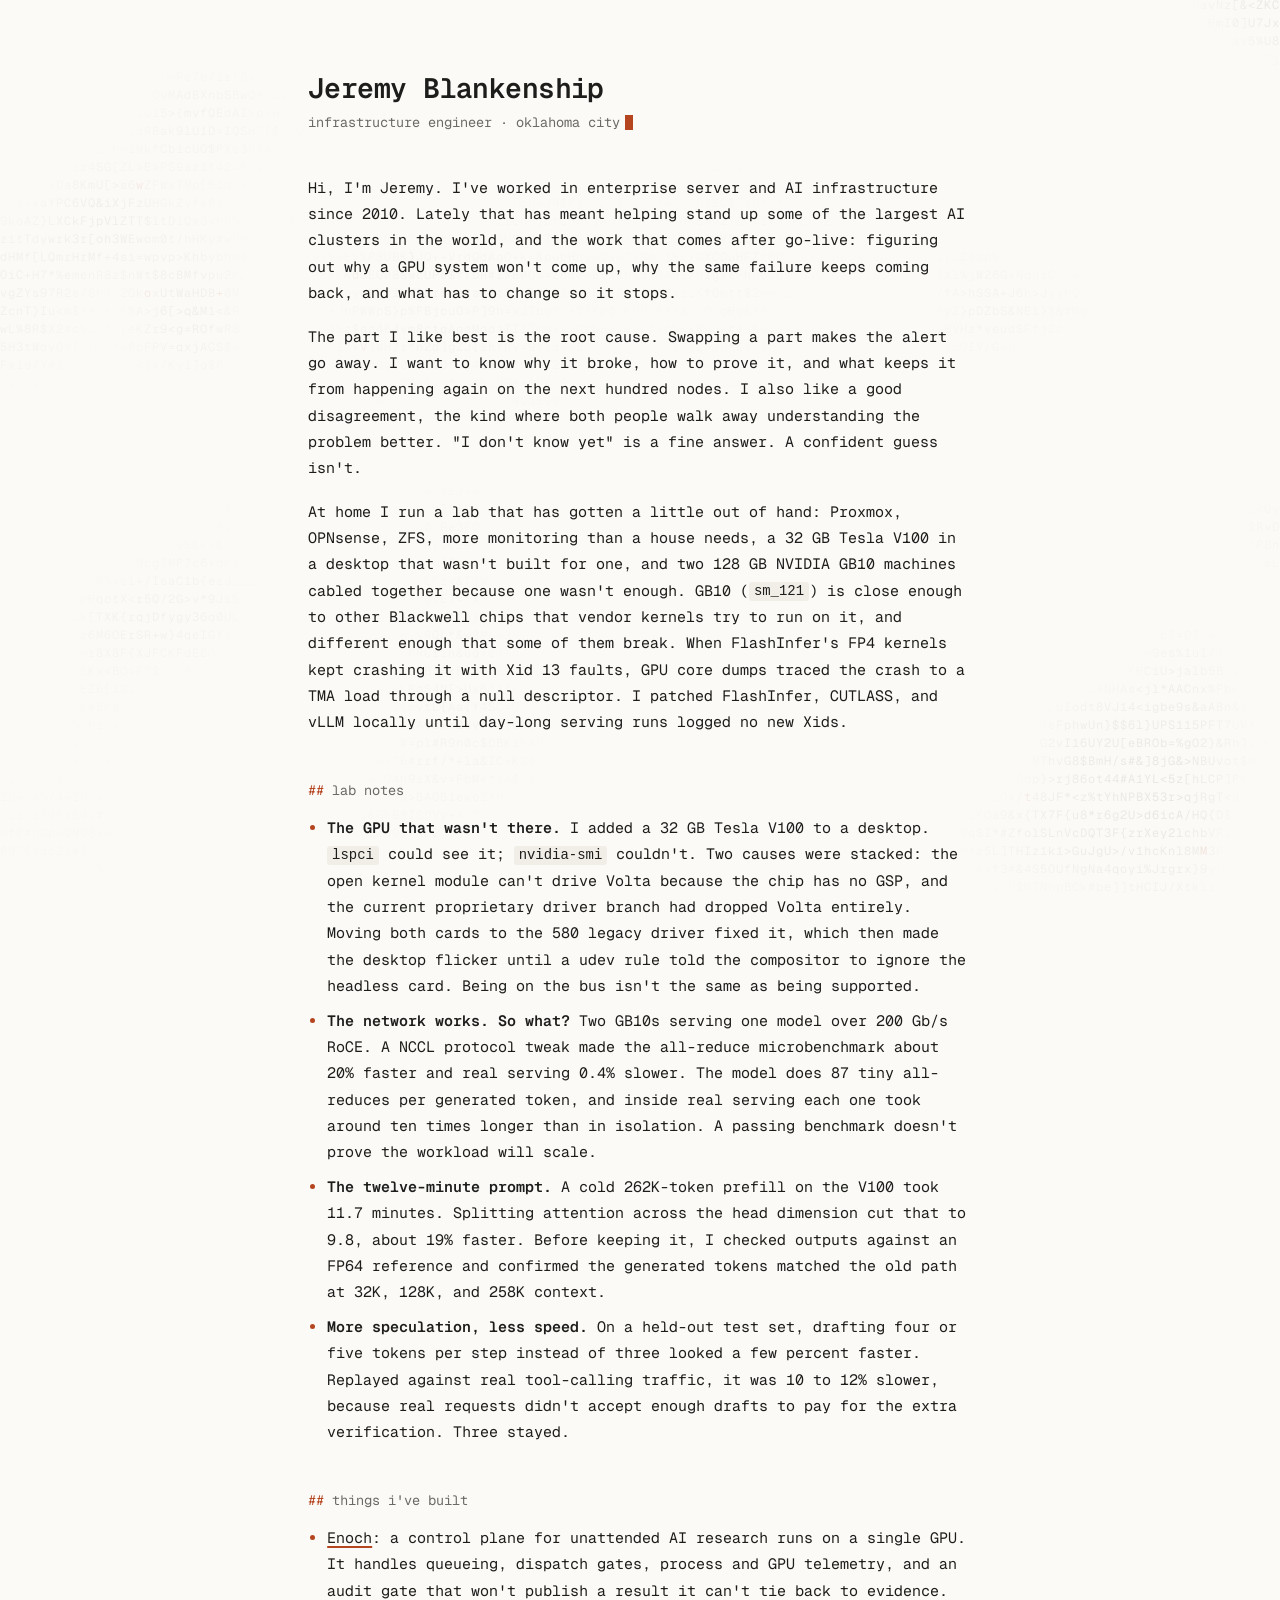
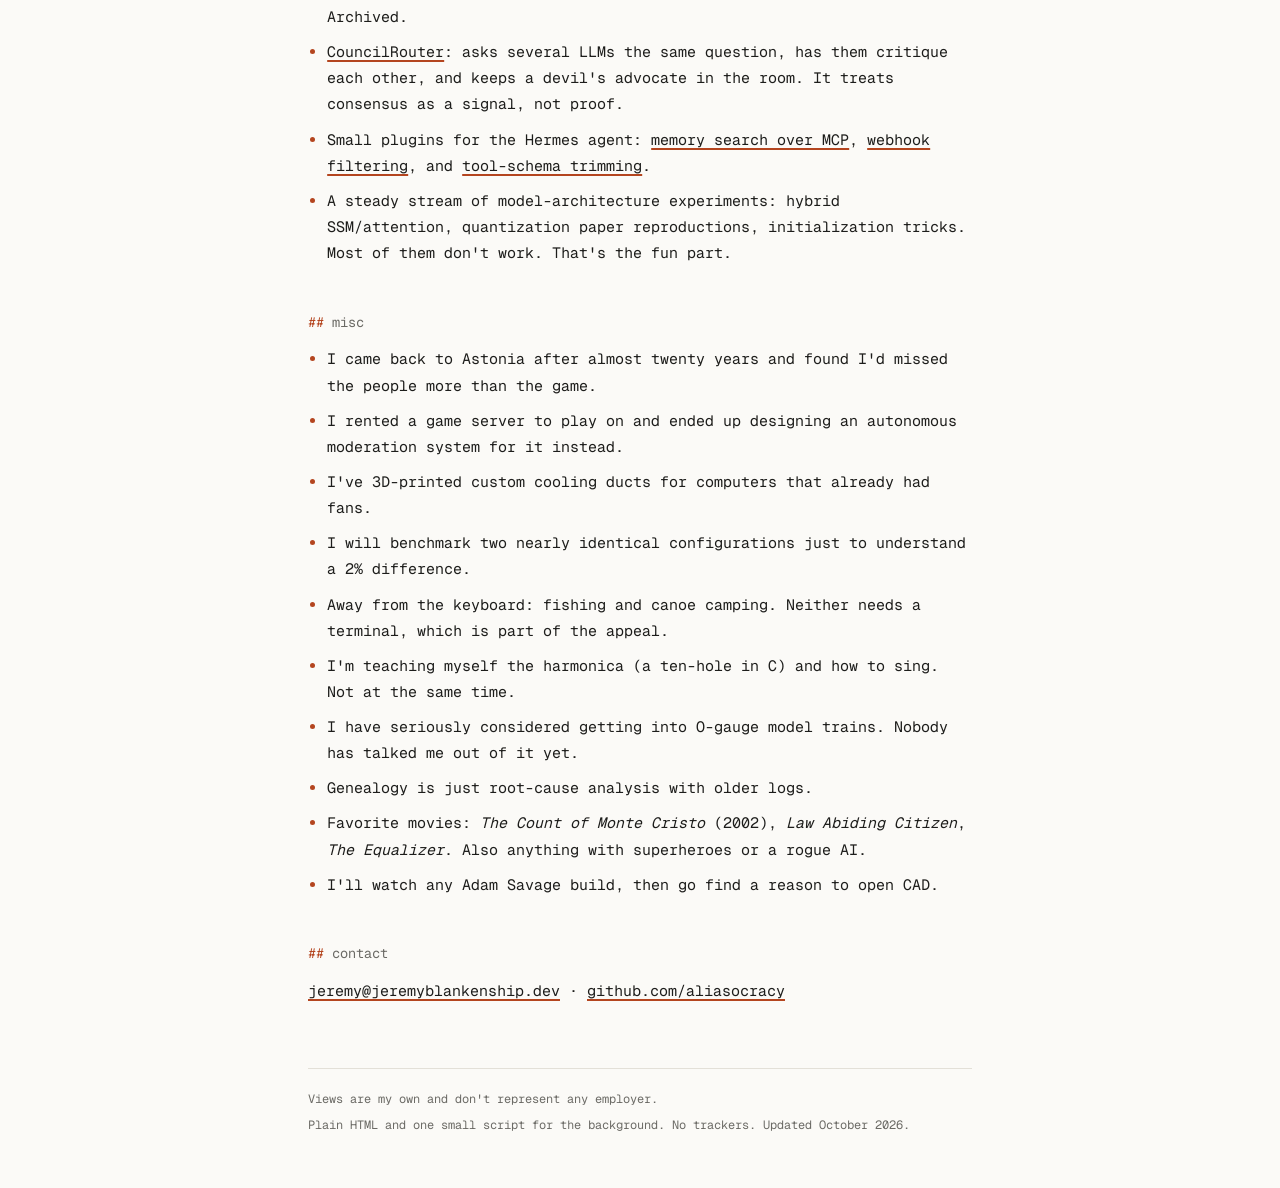
<file: index.html>
<!doctype html>
<html lang="en">
<head>
  <meta charset="utf-8">
  <meta name="viewport" content="width=device-width, initial-scale=1">
  <title>Jeremy Blankenship</title>
  <meta name="description" content="Infrastructure engineer in Oklahoma City. AI datacenters, GPU failure analysis, and a home lab that got out of hand.">
  <link rel="preload" href="/fonts/GeistMono-Variable.woff2" as="font" type="font/woff2" crossorigin>
  <link rel="stylesheet" href="/style.css">
</head>
<body>
<canvas id="field" aria-hidden="true"></canvas>
<main>
  <h1>Jeremy Blankenship</h1>
  <p class="sub">infrastructure engineer · oklahoma city</p>

  <p>Hi, I'm Jeremy. I've worked in enterprise server and AI infrastructure since 2010. Lately that has meant helping stand up some of the largest AI clusters in the world, and the work that comes after go-live: figuring out why a GPU system won't come up, why the same failure keeps coming back, and what has to change so it stops.</p>

  <p>The part I like best is the root cause. Swapping a part makes the alert go away. I want to know why it broke, how to prove it, and what keeps it from happening again on the next hundred nodes. I also like a good disagreement, the kind where both people walk away understanding the problem better. "I don't know yet" is a fine answer. A confident guess isn't.</p>

  <p>At home I run a lab that has gotten a little out of hand: Proxmox, OPNsense, ZFS, more monitoring than a house needs, a 32&nbsp;GB Tesla V100 in a desktop that wasn't built for one, and two 128&nbsp;GB NVIDIA GB10 machines cabled together because one wasn't enough. GB10 (<code>sm_121</code>) is close enough to other Blackwell chips that vendor kernels try to run on it, and different enough that some of them break. When FlashInfer's FP4 kernels kept crashing it with Xid 13 faults, GPU core dumps traced the crash to a TMA load through a null descriptor. I patched FlashInfer, CUTLASS, and vLLM locally until day-long serving runs logged no new Xids.</p>

  <h2>lab notes</h2>
  <ul>
    <li><strong>The GPU that wasn't there.</strong> I added a 32&nbsp;GB Tesla V100 to a desktop. <code>lspci</code> could see it; <code>nvidia-smi</code> couldn't. Two causes were stacked: the open kernel module can't drive Volta because the chip has no GSP, and the current proprietary driver branch had dropped Volta entirely. Moving both cards to the 580 legacy driver fixed it, which then made the desktop flicker until a udev rule told the compositor to ignore the headless card. Being on the bus isn't the same as being supported.</li>
    <li><strong>The network works. So what?</strong> Two GB10s serving one model over 200&nbsp;Gb/s RoCE. A NCCL protocol tweak made the all-reduce microbenchmark about 20% faster and real serving 0.4% slower. The model does 87 tiny all-reduces per generated token, and inside real serving each one took around ten times longer than in isolation. A passing benchmark doesn't prove the workload will scale.</li>
    <li><strong>The twelve-minute prompt.</strong> A cold 262K-token prefill on the V100 took 11.7 minutes. Splitting attention across the head dimension cut that to 9.8, about 19% faster. Before keeping it, I checked outputs against an FP64 reference and confirmed the generated tokens matched the old path at 32K, 128K, and 258K context.</li>
    <li><strong>More speculation, less speed.</strong> On a held-out test set, drafting four or five tokens per step instead of three looked a few percent faster. Replayed against real tool-calling traffic, it was 10 to 12% slower, because real requests didn't accept enough drafts to pay for the extra verification. Three stayed.</li>
  </ul>

  <h2>things i've built</h2>
  <ul>
    <li><a href="https://github.com/aliasocracy/enoch-agentic-research-system">Enoch</a>: a control plane for unattended AI research runs on a single GPU. It handles queueing, dispatch gates, process and GPU telemetry, and an audit gate that won't publish a result it can't tie back to evidence. Archived.</li>
    <li><a href="https://github.com/aliasocracy/CouncilRouter">CouncilRouter</a>: asks several LLMs the same question, has them critique each other, and keeps a devil's advocate in the room. It treats consensus as a signal, not proof.</li>
    <li>Small plugins for the Hermes agent: <a href="https://github.com/aliasocracy/hermes-memory-mcp">memory search over MCP</a>, <a href="https://github.com/aliasocracy/hermes-webhook-router">webhook filtering</a>, and <a href="https://github.com/aliasocracy/hermes-tool-slimmer">tool-schema trimming</a>.</li>
    <li>A steady stream of model-architecture experiments: hybrid SSM/attention, quantization paper reproductions, initialization tricks. Most of them don't work. That's the fun part.</li>
  </ul>

  <h2>misc</h2>
  <ul>
    <li>I came back to Astonia after almost twenty years and found I'd missed the people more than the game.</li>
    <li>I rented a game server to play on and ended up designing an autonomous moderation system for it instead.</li>
    <li>I've 3D-printed custom cooling ducts for computers that already had fans.</li>
    <li>I will benchmark two nearly identical configurations just to understand a 2% difference.</li>
    <li>Away from the keyboard: fishing and canoe camping. Neither needs a terminal, which is part of the appeal.</li>
    <li>I'm teaching myself the harmonica (a ten-hole in C) and how to sing. Not at the same time.</li>
    <li>I have seriously considered getting into O-gauge model trains. Nobody has talked me out of it yet.</li>
    <li>Genealogy is just root-cause analysis with older logs.</li>
    <li>Favorite movies: <em>The Count of Monte Cristo</em> (2002), <em>Law Abiding Citizen</em>, <em>The Equalizer</em>. Also anything with superheroes or a rogue AI.</li>
    <li>I'll watch any Adam Savage build, then go find a reason to open CAD.</li>
  </ul>

  <h2>contact</h2>
  <p><a href="mailto:jeremy@jeremyblankenship.dev">jeremy@jeremyblankenship.dev</a> · <a href="https://github.com/aliasocracy">github.com/aliasocracy</a></p>

  <footer>
    <p>Views are my own and don't represent any employer.</p>
    <p>Plain HTML and one small script for the background. No trackers. Updated October 2026.</p>
  </footer>
</main>
<script src="/field.js" defer></script>
</body>
</html>
</file>
<file: style.css>
@font-face {
  font-family: "Geist Mono";
  src: url("/fonts/GeistMono-Variable.woff2") format("woff2");
  font-weight: 100 900;
  font-display: swap;
}

:root {
  --bg: #fbfaf7;
  --text: #1d1d1b;
  --dim: #6b6a65;
  --rule: #e3e0d8;
  --accent: #b4451f;
  --code-bg: #f1eee7;
  --mono: "Geist Mono", ui-monospace, "SF Mono", Menlo, Consolas, monospace;
  color-scheme: light dark;
}

@media (prefers-color-scheme: dark) {
  :root {
    --bg: #131312;
    --text: #e7e5df;
    --dim: #9a978f;
    --rule: #2b2a27;
    --accent: #ec8358;
    --code-bg: #1d1c1a;
  }
}

* { box-sizing: border-box; }

html { -webkit-text-size-adjust: 100%; }

body {
  margin: 0;
  background: var(--bg);
  color: var(--text);
  font: 15px/1.75 var(--mono);
  font-variant-ligatures: none;
}

main {
  max-width: 44rem;
  margin: 0 auto;
  padding: 4.5rem 1.25rem 3rem;
}

a {
  color: inherit;
  text-decoration: underline;
  text-decoration-color: var(--accent);
  text-decoration-thickness: 1.5px;
  text-underline-offset: 3px;
}
a:hover { color: var(--accent); }

h1 {
  font-size: 1.75rem;
  font-weight: 600;
  line-height: 1.2;
  letter-spacing: -0.02em;
  margin: 0 0 0.35rem;
}

#field {
  position: fixed;
  inset: 0;
  width: 100%;
  height: 100%;
  z-index: -1;
  pointer-events: none;
}

.sub {
  font-size: 0.85rem;
  color: var(--dim);
  margin: 0 0 2.5rem;
}
.sub::after {
  content: "";
  display: inline-block;
  width: 0.55em;
  height: 1.1em;
  margin-left: 0.4em;
  vertical-align: -0.2em;
  background: var(--accent);
  animation: blink 1.1s steps(1) infinite;
}
@keyframes blink { 50% { opacity: 0; } }
@media (prefers-reduced-motion: reduce) {
  .sub::after { animation: none; }
}

h2 {
  font-size: 0.85rem;
  font-weight: 400;
  color: var(--dim);
  margin: 2.75rem 0 0.75rem;
}
h2::before { content: "## "; color: var(--accent); }

p { margin: 0 0 1.1rem; }

ul { padding-left: 1.2rem; margin: 0 0 1.1rem; }
li { margin-bottom: 0.55rem; }
li::marker { color: var(--accent); }

.meta, .note {
  font-size: 0.8rem;
  color: var(--dim);
}

strong { font-weight: 600; }

code {
  font-size: 0.93em;
  background: var(--code-bg);
  padding: 0.1em 0.35em;
  border-radius: 3px;
}

nav {
  font-size: 0.85rem;
  margin-bottom: 3rem;
}
nav a { text-decoration: none; color: var(--dim); }
nav a:hover { color: var(--accent); }

footer {
  margin-top: 4rem;
  padding-top: 1.25rem;
  border-top: 1px solid var(--rule);
  font-size: 0.75rem;
  color: var(--dim);
}
footer p { margin: 0 0 0.3rem; }

/* 404 */
.xid {
  font-size: 0.85rem;
  background: var(--code-bg);
  border-left: 3px solid var(--accent);
  padding: 0.9rem 1rem;
  overflow-x: auto;
  white-space: pre;
  margin: 0 0 1.5rem;
}

@media print {
  #field { display: none; }
}
</file>
